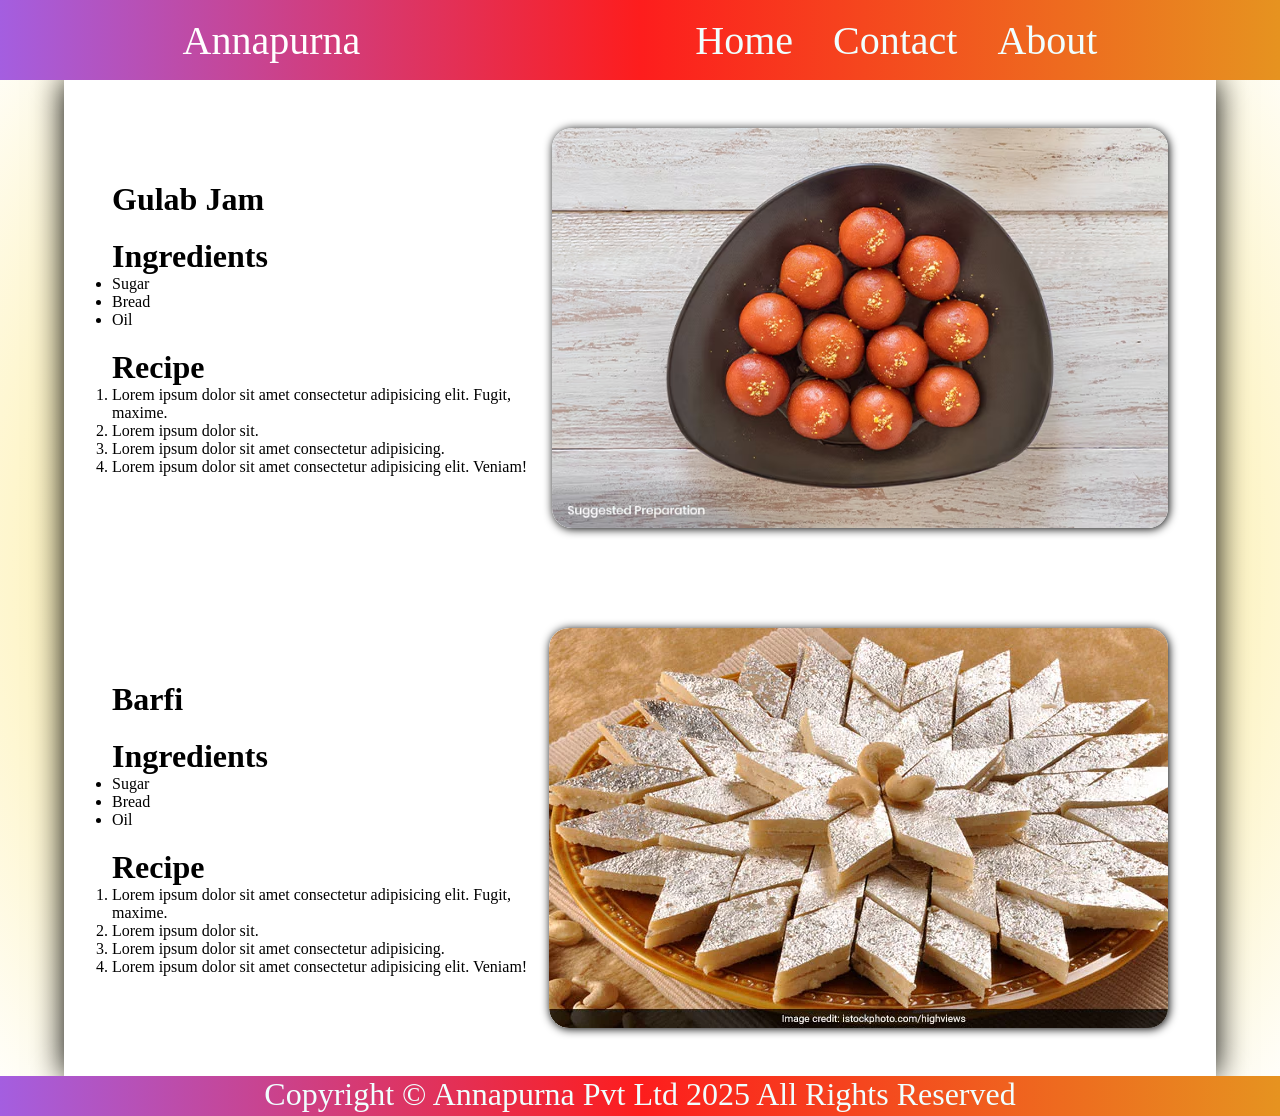
<file: Recipe Website (Basic)/index.html>
<!DOCTYPE html>
<html lang="en">
<head>
    <meta charset="UTF-8">
    <meta name="viewport" content="width=device-width, initial-scale=1.0">
    <title>Annapurna</title>
    <link rel="stylesheet" href="styles.css">
</head>
<body>

    <div class="container">

        <header>
           <div class="navContainer">
            <nav>
                <ul id="navlist">
                    <li>
                        <p id="navlogo">Annapurna</p>
                    </li>
                    <li>
                        <div id="navitems">
                            <a href="#">Home</a>
                            <a href="#">Contact</a>
                            <a href="#">About</a>
                        </div>
                    </li>
                </ul>
            </nav>
        </div>  
        </header>
       
        <main>
            <div class="contentBox">
                <!-- item1 ..............................................................-->
                <section>
                    <div class="item">
                    <div class="leftBox">
                        <div>
                        <h2>Gulab Jam</h2>
                        </div>
                        <div>
                        <h2>Ingredients</h2>
                        <ul class="ingBox">
                            <li>Sugar</li>
                            <li>Bread</li>
                            <li>Oil</li>
                        </ul>
                        </div>
                        <div>
                        <h2>Recipe</h2>
                        <ol class="recipeBox">
                            <li>Lorem ipsum dolor sit amet consectetur adipisicing elit. Fugit, maxime.</li>
                            <li>Lorem ipsum dolor sit.</li>
                            <li>Lorem ipsum dolor sit amet consectetur adipisicing.</li>
                            <li>Lorem ipsum dolor sit amet consectetur adipisicing elit. Veniam!</li>
                        </ol>
                        </div>
                    </div>
                    <div class="rightBox">
                        <img src="Gulab-Jam.avif"/>
                        <div class="overlay">
                            <span>Click here to Buy</span>
                        </div>
                    </div>
                    </div>
                </section>

                <!-- item 2 ............................................................-->
                 <section>
                    <div class="item">
                    <div class="leftBox">
                        <div>
                        <h2>Barfi</h2>
                        </div>
                        <div>
                        <h2>Ingredients</h2>
                        <ul>
                            <li>Sugar</li>
                            <li>Bread</li>
                            <li>Oil</li>
                        </ul>
                        </div>
                        <div>
                        <h2>Recipe</h2>
                        <ol>
                            <li>Lorem ipsum dolor sit amet consectetur adipisicing elit. Fugit, maxime.</li>
                            <li>Lorem ipsum dolor sit.</li>
                            <li>Lorem ipsum dolor sit amet consectetur adipisicing.</li>
                            <li>Lorem ipsum dolor sit amet consectetur adipisicing elit. Veniam!</li>
                        </ol>
                        </div>
                    </div>
                    <div class="rightBox">
                        <img src="Barfi.png" />
                    </div>
                    </div>
                </section>
            </div>
        </main>
        
        <footer>
            <div class="footerBox">
                <p>
                    Copyright © Annapurna Pvt Ltd 2025 All Rights Reserved
                </p>
            </div>
        </footer>
        
    
</body>
</html>
</file>
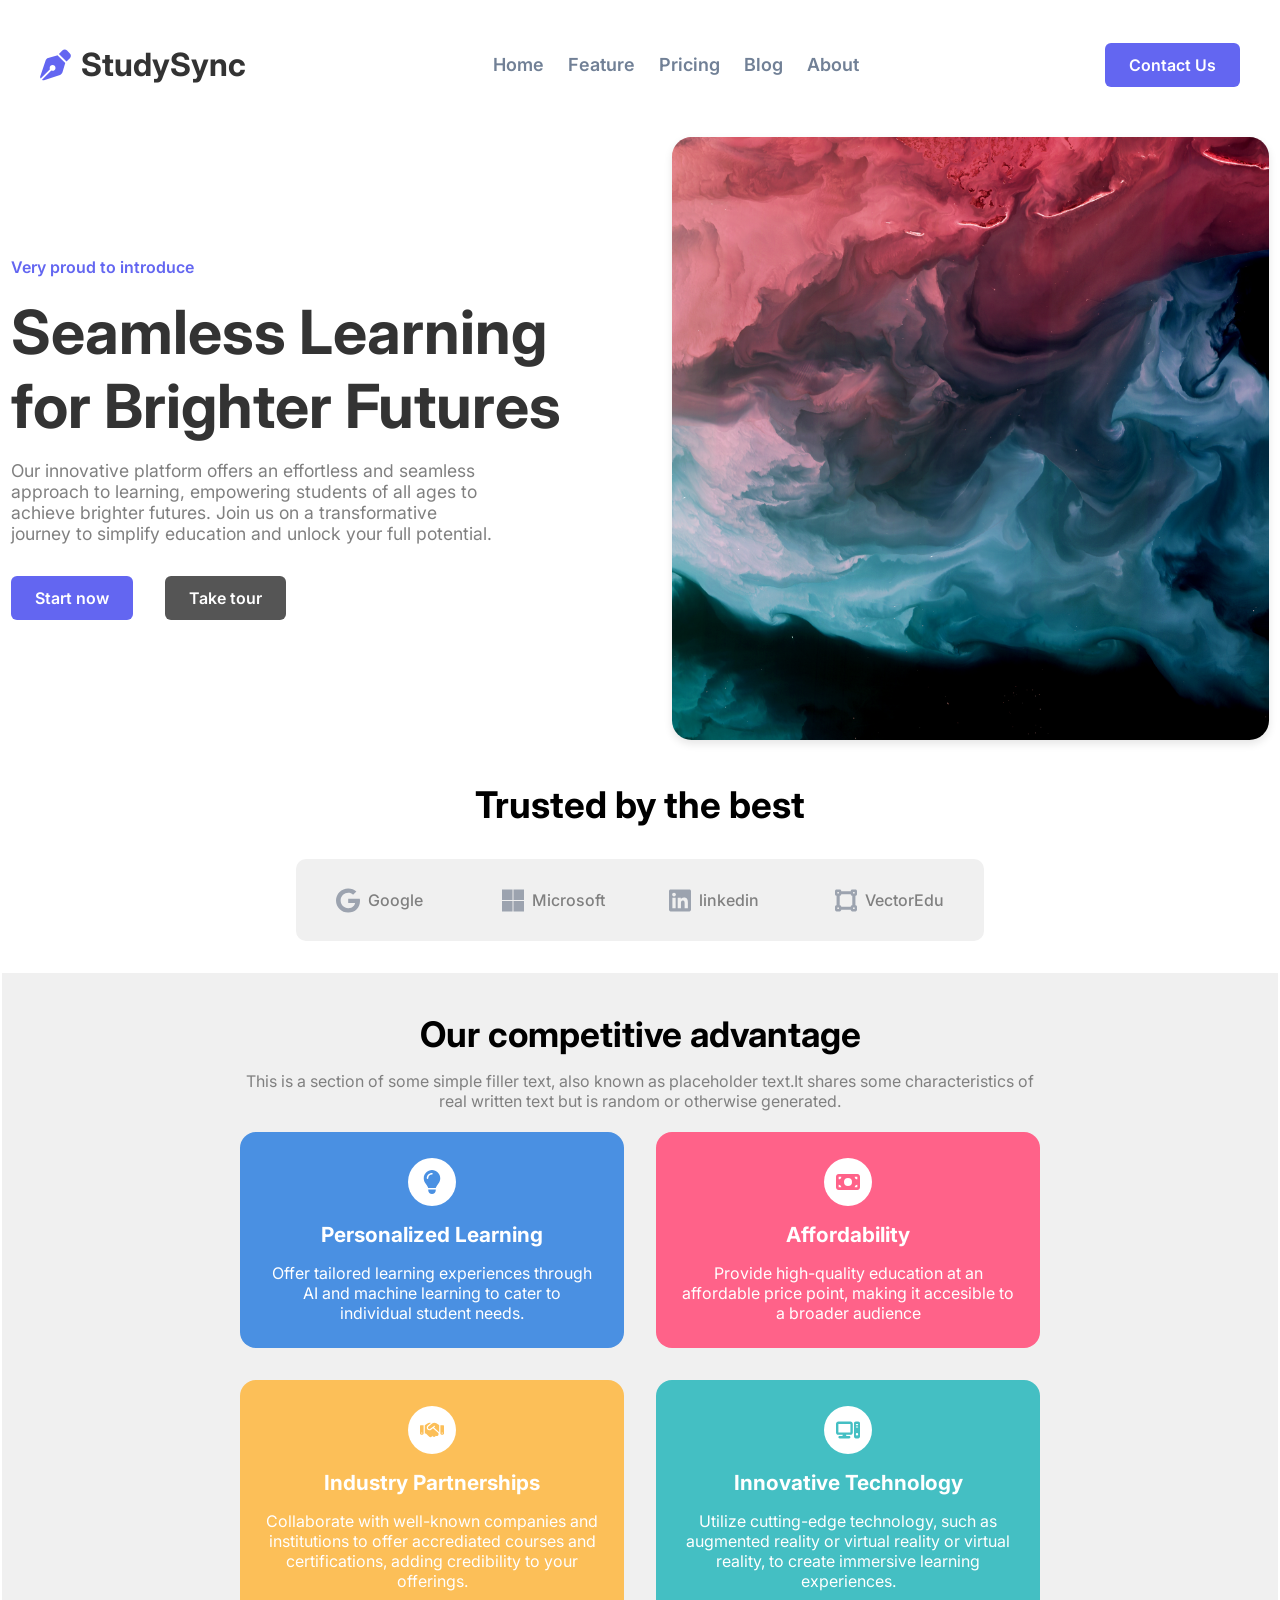
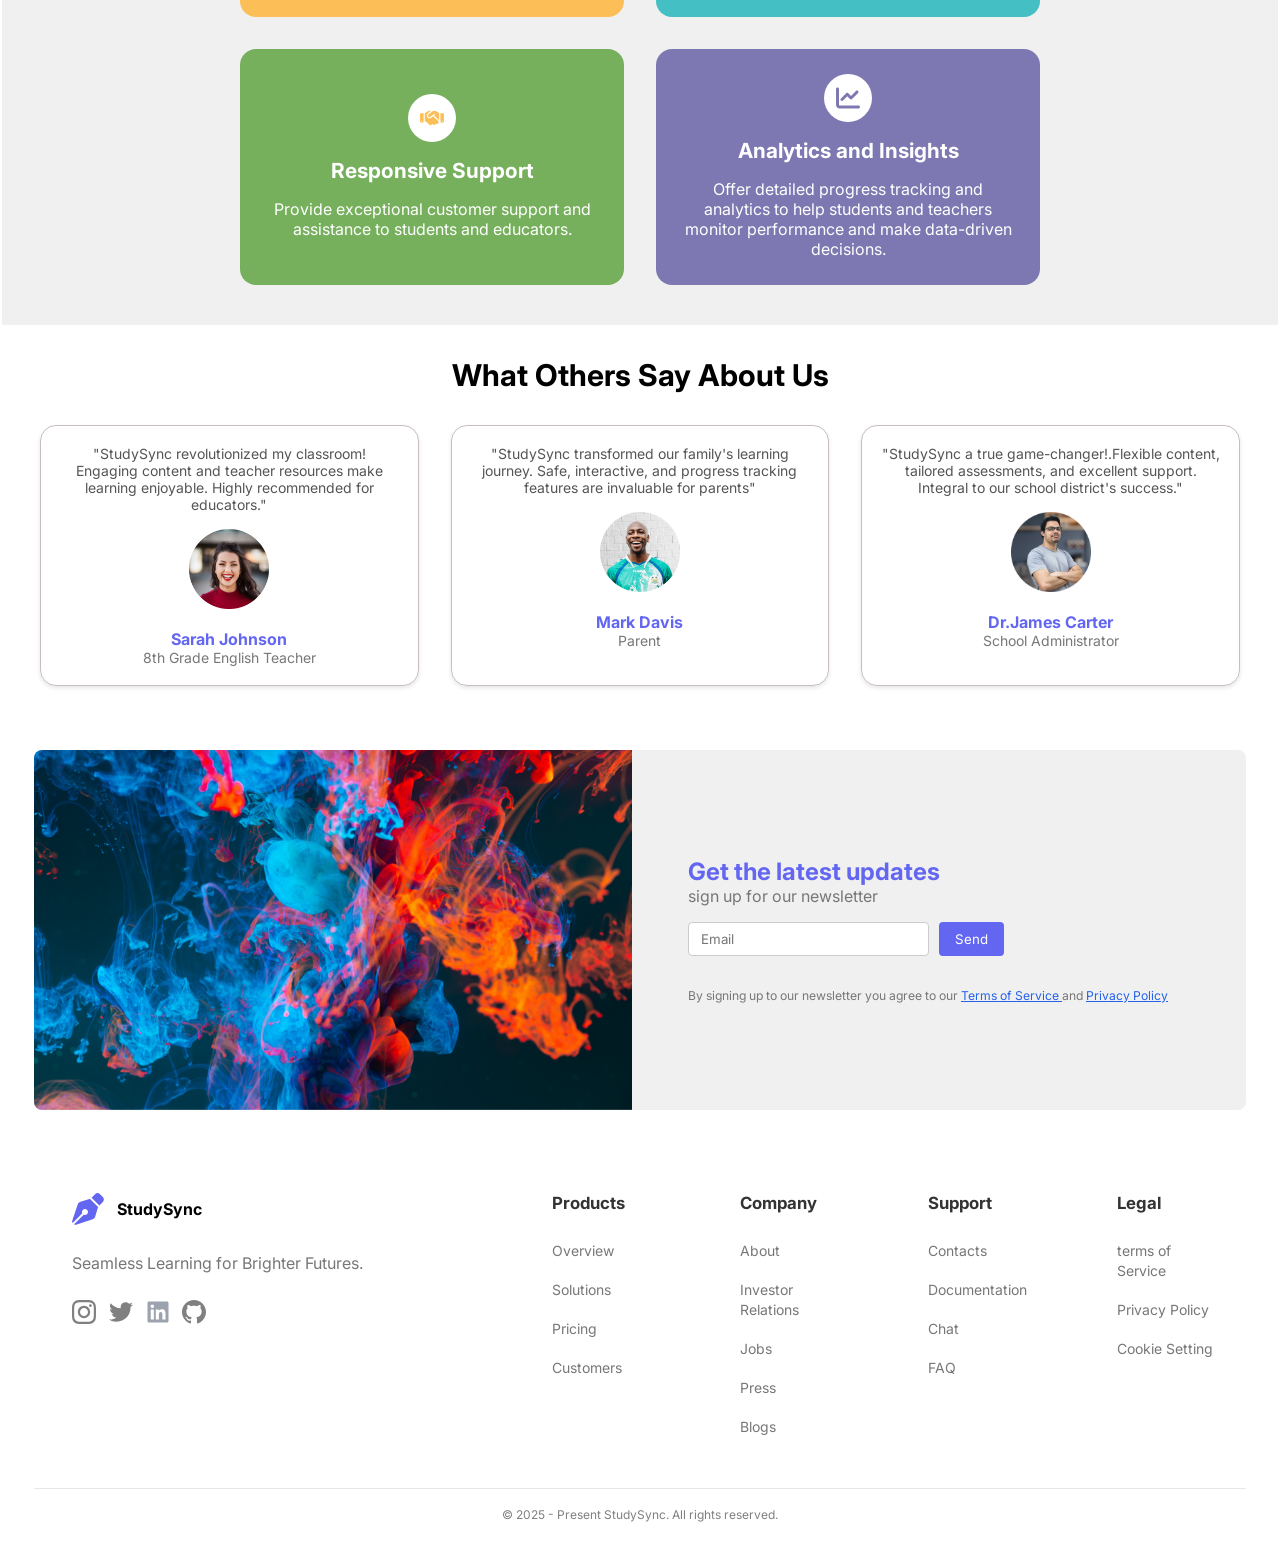
<file: StudySync Project (Intermediate)/index.html>
<!DOCTYPE html>
<html lang="en">
<head>
    <meta charset="UTF-8">
    <meta name="viewport" content="width=device-width, initial-scale=1.0">
    <title>StudySync</title>
    <link rel="stylesheet" href="styles.css">
</head>
<body>
    
    <div class="header">
        <header class="header-content">
            <a href="#logo" class="logo">
                <img src="StudySyn.svg" alt="logoImage" class="logo-icon">
                <span class="logo-text">StudySync</span>
            </a>

            <nav class="nav">
                <a href="#home" class="nav-link">Home</a>
                <a href="#feature" class="nav-link">Feature</a>
                <a href="#pricing" class="nav-link">Pricing</a>
                <a href="#blog" class="nav-link">Blog</a>
                <a href="#about" class="nav-link">About</a>
            </nav>

            <a href="#contact" class="contact-button">Contact Us</a>
        
            <button type="button" class="menu-button">
                <img src="Hamburger.svg" alt="menuButton" class="menu-icon">
            </button>
        </header>
        </div>

        <div class="content">
            <section class="main-section">

                <div class="content-left">
                    <p class="section-label">Very proud to introduce</p>
                    <h1 class="section-title"> Seamless Learning for Brighter Futures</h1>
                    <p class="section-description">Our innovative platform offers an effortless and seamless approach to learning, empowering students of all ages to achieve brighter futures. Join us on a transformative journey to simplify education and unlock your full potential.</p>
                    <div class="button-group">
                        <a href="#start now" class="start-button">Start now</a>
                        <a href="#take tour" class="tour-button">Take tour</a>
                    </div>

                </div>
                <div class="content-right">
                    <div class="image-container">
                        <img src="usgs-hoS3dzgpHzw-unsplash.jpg" alt="sectionImage" class="section-image">
                    </div>

                </div>

            </section>
        </div>

        <div class="company-container">
            <h2 class="company-title">Trusted by the best</h2>
            <div class="company-grid">
                <div class="company-logo">
                    <img src="Google.svg" class="svg-img">
                    <span class="logo-txt">Google</span>
                </div>
                <div class="company-logo">
                    <img src="Microsoft.svg" class="svg-img">
                    <span class="logo-txt">Microsoft</span>
                </div>
                <div class="company-logo">
                    <img src="linkedin.svg" class="svg-img">
                    <span class="logo-txt">linkedin</span>
                </div>
                <div class="company-logo">
                    <img src="VectorEdu.svg" class="svg-img">
                    <span class="logo-txt">VectorEdu</span>
                </div>

            </div>
        </div>

        <div class="feature-container">
            <div class="feature-content">
                <div class="main-info">
                <h2 class="main-title">
                    Our competitive advantage
                </h2>
                <p class="main-description">
                    This is a section of some simple filler text, also known as placeholder text.It shares some characteristics of real written text but is random or otherwise generated.
                </p>
                </div>
                <div class="feature-grid">
                    <!-- card 1 -->
                     <div class="feature-card">
                        <div class="icon-container">
                            <img src="PersonalizedLearn.svg" class="feature-svg">
                        </div>
                        <div class="feature-info">
                            <div class="feature-title">
                                Personalized Learning
                            </div>
                            <div class="feature-description">
                                Offer tailored learning experiences through AI and machine learning to cater to individual student needs.
                            </div>
                        </div>
                     </div>

                     <!-- card 2 -->
                     <div class="feature-card">
                        <div class="icon-container">
                            <img src="Affordability.svg" class="feature-svg">
                        </div>
                        <div class="feature-info">
                            <div class="feature-title">
                                Affordability
                            </div>
                            <div class="feature-description">
                                Provide high-quality education at an affordable price point, making it accesible to a broader audience
                            </div>
                        </div>
                     </div>

                      <!-- card 3 -->
                     <div class="feature-card">
                        <div class="icon-container">
                            <img src="IndustryPatner.svg" class="feature-svg">
                        </div>
                        <div class="feature-info">
                            <div class="feature-title">
                                Industry Partnerships
                            </div>
                            <div class="feature-description">
                                Collaborate with well-known companies and institutions to offer accrediated courses and certifications, adding credibility to your offerings.
                            </div>
                        </div>
                     </div>

                       <!-- card 4 -->
                     <div class="feature-card">
                        <div class="icon-container">
                            <img src="InnovativeTech.svg" class="feature-svg">
                        </div>
                        <div class="feature-info">
                            <div class="feature-title">
                                Innovative Technology
                            </div>
                            <div class="feature-description">
                                Utilize cutting-edge technology, such as augmented reality or virtual reality or virtual reality, to create immersive learning experiences.
                            </div>
                        </div>
                     </div>

                        <!-- card 5 -->
                     <div class="feature-card">
                        <div class="icon-container">
                            <img src="IndustryPatner.svg" class="feature-svg">
                        </div>
                        <div class="feature-info">
                            <div class="feature-title">
                                Responsive Support
                            </div>
                            <div class="feature-description">
                                Provide exceptional customer support and assistance to students and educators.
                            </div>
                        </div>
                     </div> 

                         <!-- card 6 -->
                     <div class="feature-card">
                        <div class="icon-container">
                            <img src="Analytics.svg" class="feature-svg">
                        </div>
                        <div class="feature-info">
                            <div class="feature-title">
                                Analytics and Insights
                            </div>
                            <div class="feature-description">
                                Offer detailed progress tracking and analytics to help students and teachers monitor performance and make data-driven decisions.
                            </div>
                        </div>
                     </div>
                </div>
            </div>
        </div>

        <div class="testimonial-container">
            <div class="testimonial-content">
                <h2 class="testimonial-title">
                    What Others Say About Us
                </h2>
                <div class="testimonial-grid">
                    <!-- card 1 -->
                    <div class="testimonial-card">
                        <div class="testimonial-text">
                            "StudySync revolutionized my classroom! Engaging content and teacher resources make learning enjoyable. Highly recommended for educators."
                        </div>
                        <div class="testimonial-avatar">
                            <img src="avatar1.png" alt="">
                        </div>
                        <div class="testimonial-details">
                            <h3 class="testimonial-name">
                                Sarah Johnson
                            </h3>
                            <p class="testimonial-desc">
                                8th Grade English Teacher
                            </p>
                        </div>
                    </div>
                    <!-- card 2 -->
                     <div class="testimonial-card">
                        <div class="testimonial-text">
                            "StudySync transformed our family's learning journey. Safe, interactive, and progress tracking features are invaluable for parents"
                        </div>
                        <div class="testimonial-avatar">
                            <img src="avatar2.png" alt="">
                        </div>
                        <div class="testimonial-details">
                            <h3 class="testimonial-name">
                                Mark Davis
                            </h3>
                             <p class="testimonial-desc">
                                Parent
                            </p>
                        </div>
                    </div>
                     <!-- card 3 -->
                      <div class="testimonial-card">
                        <div class="testimonial-text">
                            "StudySync a true game-changer!.Flexible content, tailored assessments, and excellent support. Integral to our school district's success."
                        </div>
                        <div class="testimonial-avatar">
                            <img src="avatar3.png" alt="">
                        </div>
                        <div class="testimonial-details">
                            <h3 class="testimonial-name">
                                Dr.James Carter
                            </h3>
                             <p class="testimonial-desc">
                               School Administrator
                            </p>
                        </div>
                    </div>

                </div>
            </div>
        </div>

        <div class="newsletter-container">
            <div class="newsletter-content">
                <!-- left part .....................................-->
                 <div class="news-left">
                    <img src="img.png" loading="lazy" alt="news-img">
                 </div>

                 <!-- right part ......................................-->
                  <div class="news-right">
                    <div class="news-info">
                        <h2 class="news-title">
                            Get the latest updates
                        </h2>
                        <p class="news-desc">
                            sign up for our newsletter
                        </p>
                    </div>

                    <form class="news-form">
                        <input class="news-email" placeholder="Email">
                        <button class="news-send-button">
                            Send
                        </button>
                    </form>

                    <div class="privacy-policy">
                        By signing up to our newsletter you agree to our
                        <a href="#Terms of Service" class="news-link">
                            Terms of Service 
                        </a>
                        and 
                        <a href="#Privacy Policy" class="news-link">
                            Privacy Policy
                        </a>
                    </div>
                  </div>
            </div>
        </div>

        <div class="footer-container">
            <footer class="footer">

                <div class="footer-top">

                    <div class="comp-logo">
                        <a class="logo-link" href="#">
                            <img class="logo-svg" src="StudySyn.svg">
                            StudySync
                        </a>
                    </div>
                        <p class="filler-text">
                            Seamless Learning for Brighter Futures.
                        </p>
                        <div class="social">
                            <a class="social-link" href="#">
                                <img src="instagram.svg" class="social-icon">
                            </a>
                            <a class="social-link" href="#">
                                <img src="twitter.svg" class="social-icon">
                            </a>
                            <a class="social-link" href="#">
                                <img src="linkedin.svg" class="social-icon">
                            </a>
                            <a class="social-link" href="#">
                                <img src="github.svg" class="social-icon">
                            </a>
                        </div>
                    </div>

                        <div class="footer-grid">
                            <!-- column 1 ........................................................-->
                            <div class="footer-grid-column">
                                <div class="footer-grid-heading">
                                    Products
                                </div>
                                <ul class="footer-links-list">
                                
                                    <li>
                                        <a href="#overview" class="footer-link">Overview</a>
                                    </li>
                                    <li>
                                        <a href="#solutions" class="footer-link">Solutions</a>
                                    </li>
                                    <li>
                                        <a href="#pricing" class="footer-link">Pricing</a>
                                    </li>
                                    <li>
                                        <a href="#customers" class="footer-link">Customers</a>
                                    </li>
                                </ul>
                            </div>
                                    <!-- column 2 ............................................................-->
                                    <div class="footer-grid-column">
                                <div class="footer-grid-heading">
                                    Company
                                </div>
                                <ul class="footer-links-list">
                                
                                    <li>
                                        <a href="#overview" class="footer-link">About</a>
                                    </li>
                                    <li>
                                        <a href="#investor relations" class="footer-link">Investor Relations</a>
                                    </li>
                                    <li>
                                        <a href="#jobs" class="footer-link">Jobs</a>
                                    </li>
                                    <li>
                                        <a href="#press" class="footer-link">Press</a>
                                    </li>
                                    <li>
                                        <a href="#blogs" class="footer-link">Blogs</a>
                                    </li>
                                </ul>
                            </div>
                                     <!-- column 3 ...........................................................-->
                                      <div class="footer-grid-column">
                                <div class="footer-grid-heading">
                                    Support
                                </div>
                                <ul class="footer-links-list">
                                
                                    <li>
                                        <a href="#overview" class="footer-link">Contacts</a>
                                    </li>
                                    <li>
                                        <a href="#documentation" class="footer-link">Documentation</a>
                                    </li>
                                    <li>
                                        <a href="#chat" class="footer-link">Chat</a>
                                    </li>
                                    <li>
                                        <a href="#faq" class="footer-link">FAQ</a>
                                    </li>
                                </ul>
                            </div>
                                      <!-- column 4 .........................................................-->
                                       <div class="footer-grid-column">
                                <div class="footer-grid-heading">
                                    Legal
                                </div>
                                <ul class="footer-links-list">
                                
                                    <li>
                                        <a href="#term of service" class="footer-link">terms of Service</a>
                                    </li>
                                    <li>
                                        <a href="#privacy policy" class="footer-link">Privacy Policy</a>
                                    </li>
                                    <li>
                                        <a href="#cookie setting" class="footer-link">Cookie Setting</a>
                                    </li>
                                </ul>
                            </div>

                                </div>
                </footer>
                <div class="footer-copyright">
                    © 2025 - Present StudySync. All rights reserved.
            </div>
        </div>
        
</body>
</html>
</file>
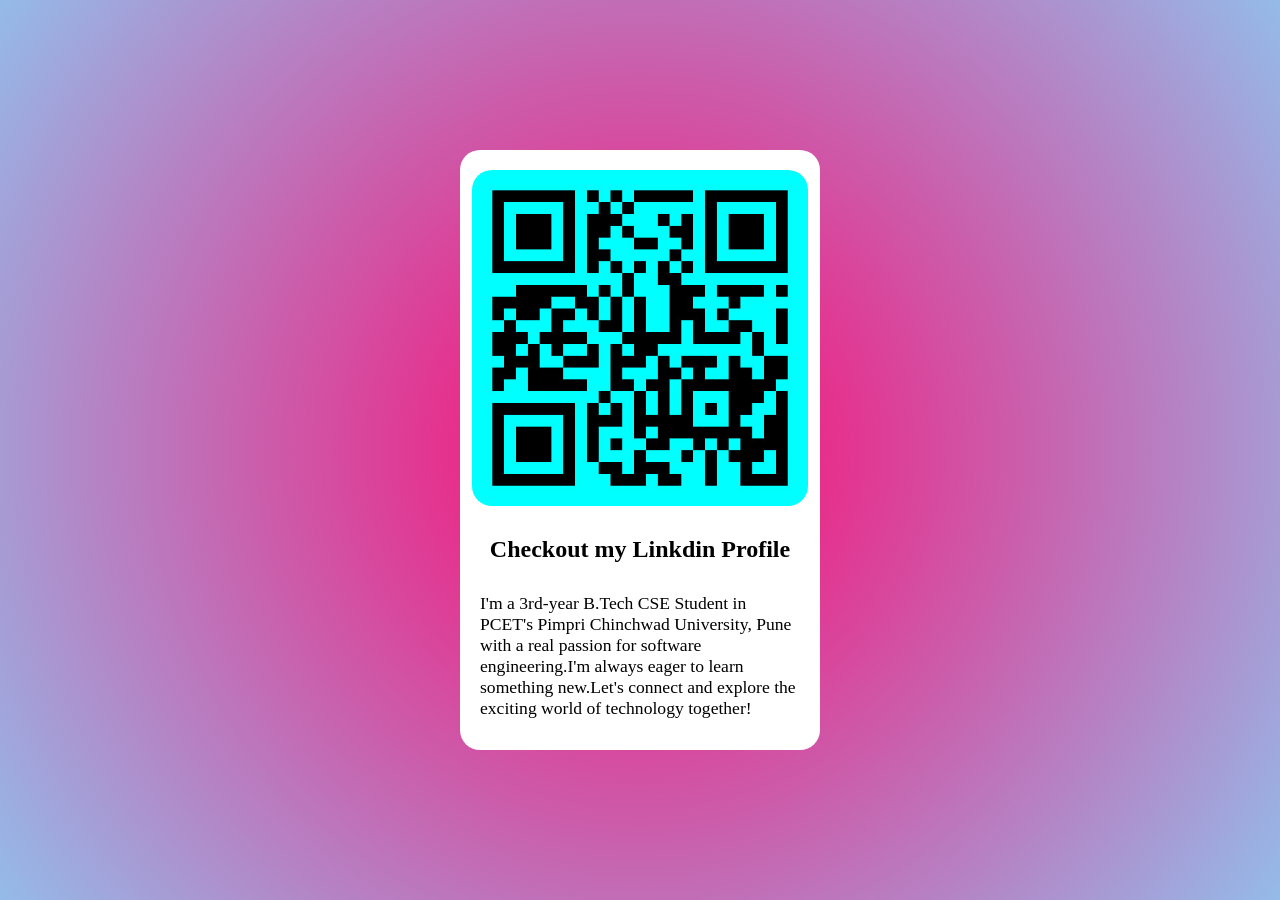
<file: Cards Website Project (Basic)/card1(QR).html>
<!DOCTYPE html>
<html lang="en">
<head>
    <meta charset="UTF-8">
    <meta name="viewport" content="width=device-width, initial-scale=1.0">
    <title>Cards</title>
    <style>
        *{
            margin: 0;
            padding: 0;
            box-sizing: border-box;
        }
        .container{
            width: 100vw;
            height: 100vh;
            /* min-height: 760px; */
            background: #ff0571;
            background: radial-gradient(circle, rgba(255, 5, 113, 1) 0%, rgba(148, 187, 233, 1) 100%);
            display: flex;
            align-items: center;
            justify-content: center;

        }
        .card{
            width: 360px;
            height: 600px;
            background-color: white;
            border-radius: 20px;
            display: flex;
            flex-direction: column;
            align-items: center;
            gap: 30px;
            padding: 20px;
        }
        .card img{
            height: 60%;
            border-radius: 20px;
        }
        .card h2{
            font-weight: bold;
            font-size: 1.5rem;
        }
        .card p{
            font-size: 1.1rem;
        }
    </style>
</head>
<body>

    <div class="container">
        <div class="card">
            <img src="Qr linkdin.jpeg"/>
            <h2>Checkout my Linkdin Profile</h2>
            <p> I'm a 3rd-year B.Tech CSE Student in PCET's Pimpri Chinchwad University, Pune with a real passion for software engineering.I'm always eager to learn something new.Let's connect and explore the exciting world of technology together! </p>
        </div>
    </div>
    
</body>
</html>
</file>
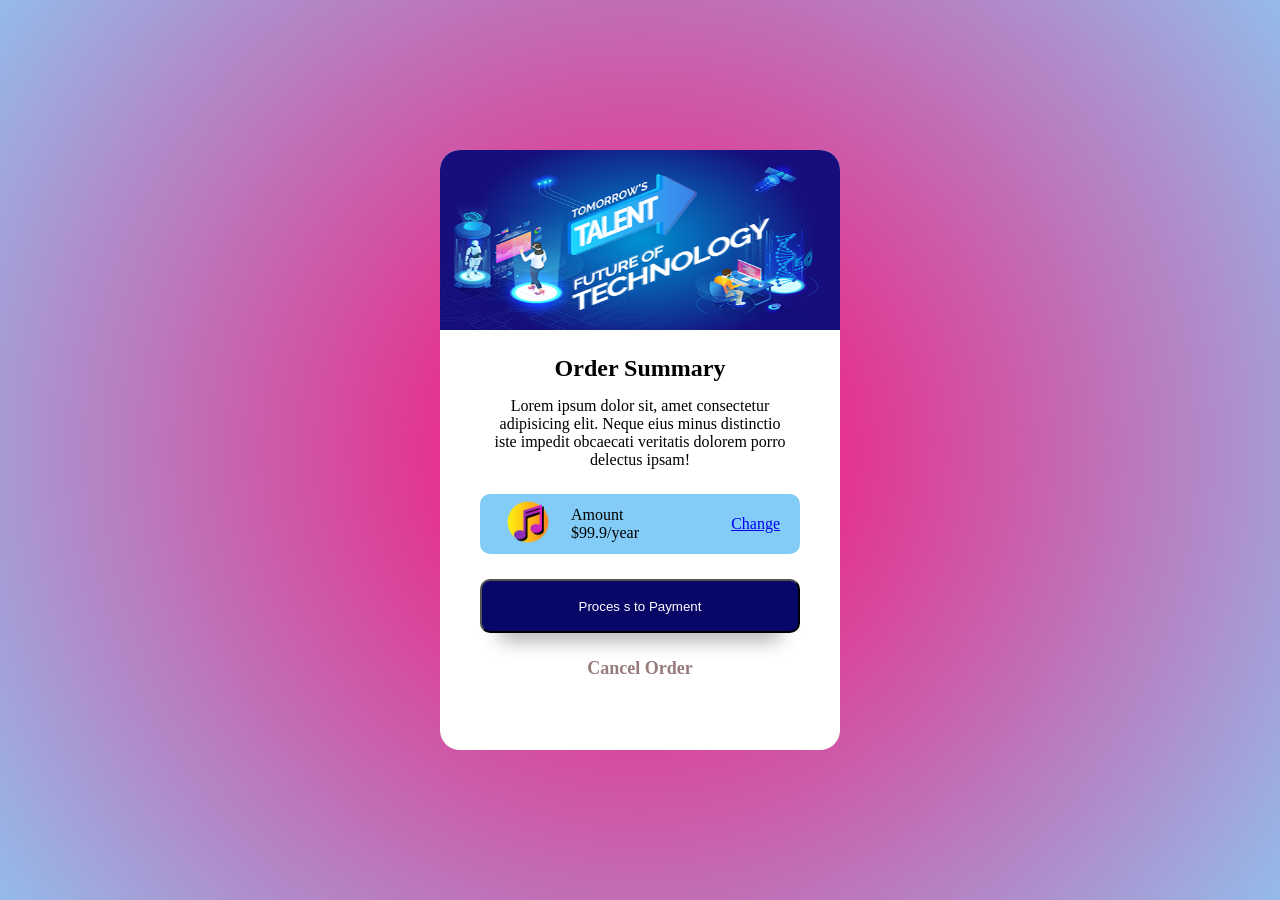
<file: Cards Website Project (Basic)/card2.html>
<!DOCTYPE html>
<html lang="en">
<head>
    <meta charset="UTF-8">
    <meta name="viewport" content="width=device-width, initial-scale=1.0">
    <title>Second card</title>
    <style>
         *{
            margin: 0;
            padding: 0;
            box-sizing: border-box;
        }
        .container{
            width: 100vw;
            height: 100vh;
            /* min-height: 760px; */
            background: #ff0571;
            background: radial-gradient(circle, rgba(255, 5, 113, 1) 0%, rgba(148, 187, 233, 1) 100%);
            display: flex;
            align-items: center;
            justify-content: center;

        }
        .card{
            width: 400px;
            height: 600px;
            background-color: white;
            border-radius: 20px;
            display: flex;
            flex-direction: column;
            align-items: center;
            gap: 25px;
        }
        .card img{
            width: 100%;
            height: 30%;
            border-top-left-radius: 20px;
            border-top-right-radius: 20px;
        }
        .textBox{
            display: flex;
            flex-direction: column;
            align-items: center;
            gap: 15px;
            width: 75%;
            text-align: center;
        }
        #amountBox{
            width: 80%;
            height: 10%;
           background-color: rgb(130, 204, 247);
           border-radius: 10px;
           display: flex;
           justify-content: space-between;
           align-items: center;
           padding-right: 20px;
           padding-left: 20px;
        }
        #leftBox{
            /* width: fit-content; */
            height: 100%;
            display: flex;
            gap: 15px;
            align-items: center;
        }
        .imgBox img{
            height: 3.5rem;
            width: 3.5rem;
        }
        /* .rightBox{

        } */
        #paymentButton{
            width: 80%;
            height: 9%;
            background-color: rgb(7, 7, 104);
            color: white;
            border-radius: 10px;
            box-shadow: rgba(0, 0, 0, 0.45) 0px 25px 20px -20px;
        }
        .cancelBox a{
            text-decoration: none;
            color: rgba(99, 54, 54, 0.658) ;
            font-weight: bold;
            font-size: large;
        }
    </style>
</head>
<body>

    <div class="container">
        <div class="card">
            <img src="Tech-futur.png"/>

            <div class="textBox">
                <h2>
                Order Summary
            </h2>
            <p>
                Lorem ipsum dolor sit, amet consectetur adipisicing elit. Neque eius minus distinctio iste impedit obcaecati veritatis dolorem porro delectus ipsam!
            </p>
            </div>

            <div id="amountBox">
                <div id="leftBox">
                    <div class="imgBox">
                        <img src="Music_logo.png"/>
                    </div>
                    <div class="textAmountBox">
                        <p>
                            Amount
                        </p>
                        <p>$99.9/year</p>
                    </div>
                </div>

                <div class="rightBox">
                    <a href="#">Change</a>
                </div>

            </div>
            
            <button id="paymentButton">
                Proces  s to Payment
            </button>

            <div class="cancelBox">
                <a href="#">Cancel Order</a>
            </div>
        </div>
    </div>
    
</body>
</html>
</file>
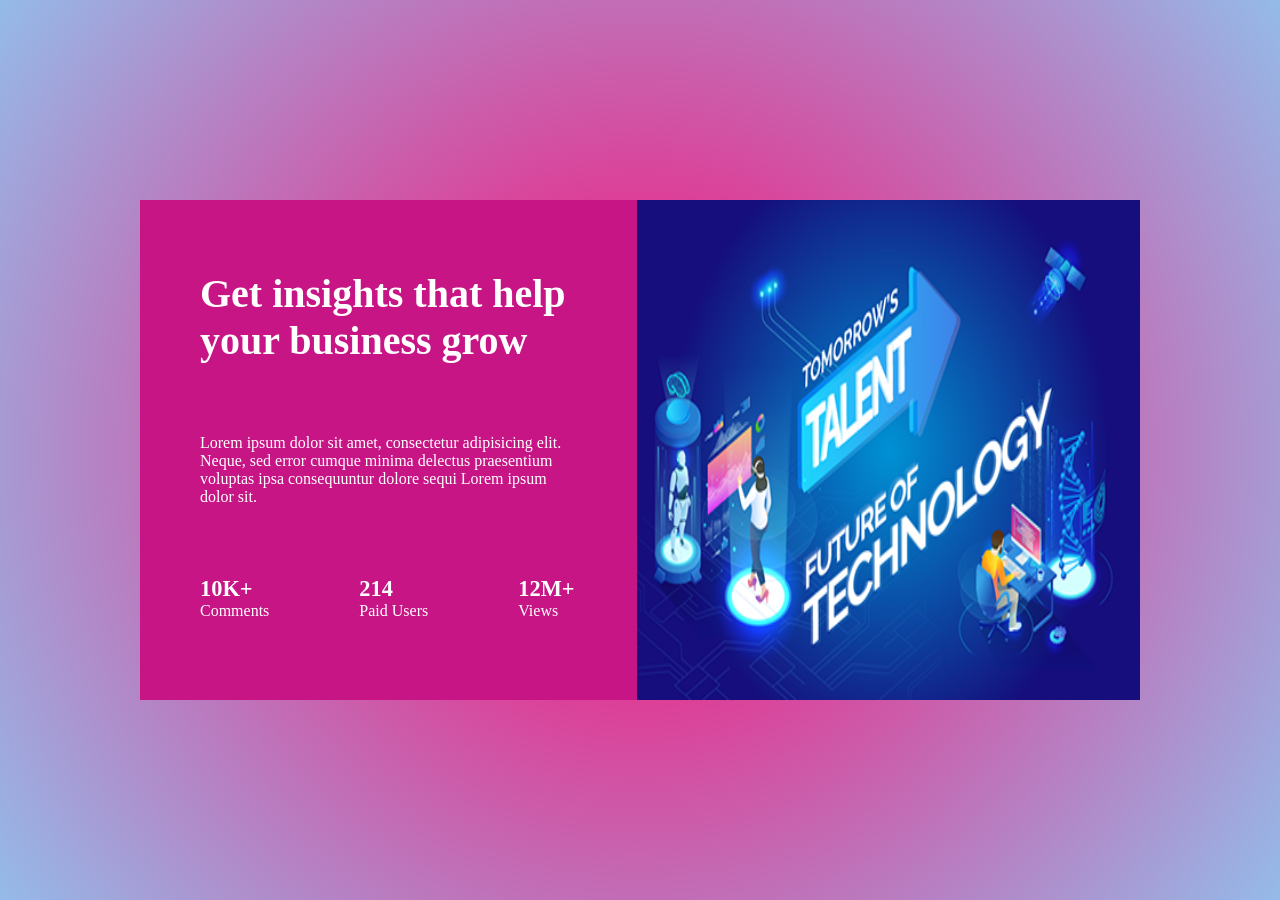
<file: Cards Website Project (Basic)/card4.html>
<!DOCTYPE html>
<html lang="en">
<head>
    <meta charset="UTF-8">
    <meta name="viewport" content="width=device-width, initial-scale=1.0">
    <title>Hw Card</title>
    <style>
        *{
            margin: 0;
            padding: 0;
            box-sizing: border-box;
        }
        .container{
            width: 100vw;
            height: 100vh;
            background: #ff0571;
            background: radial-gradient(circle, rgba(255, 5, 113, 1) 0%, rgba(148, 187, 233, 1) 100%);
            display: flex;
            align-items: center;
            justify-content: center;
            

        }
         .card{
            width: 1000px;
            height: 500px;
            background-color: white;
            display: flex;
            flex-direction: row;
            position: relative;
            overflow: hidden;
            
        }

        .leftBox{
            height: 100%;
            width: 70%;
            background-color: mediumvioletred;
            color: white;
            padding-left: 60px;
            padding-right: 60px;
            padding-top: 70px;
            display: flex;
            flex-direction: column;
            gap: 70px;
            
        }
        .leftBox h2{
            text-align:left;
            font-weight: bold;
            font-size: 2.5rem;
            
        }
        .statBox{
            display: flex;
            flex-direction: row;
            gap: 90px;
        }
        #b1{
            font-weight: bold;
            font-size: 1.4rem;

        }

        .rightBox img{
            height: 100%;
            width: 100%;
            
        }
    </style>
</head>
<body>
    <div class="container">
        <div class="card">
            <div class="leftBox">
                <h2>Get insights that help your business grow</h2>
                <p>Lorem ipsum dolor sit amet, consectetur adipisicing elit. Neque, sed error cumque minima delectus praesentium voluptas ipsa consequuntur dolore sequi Lorem ipsum dolor sit.
                </p>
                <div class="statBox">
                    <div id="box1">
                        <p id="b1">10K+</p>
                        <p id="b2">Comments</p>
                    </div>
                    <div id="box2">
                        <p id="b1">214</p>
                        <p id="b2">Paid Users</p>
                    </div>
                    <div id="box3">
                        <p id="b1">12M+</p>
                        <p id="b2">Views</p>
                    </div>
                </div>
                </div>
           
            <div class="rightBox">
                <img src="Tech-futur.png"/>
            </div>
        </div>
    </div>
    
</body>
</html>
</file>
<file: Recipe Website (Basic)/styles.css>
/* Header ................................................................................................................................*/
*{
    margin: 0;
    padding: 0;
    box-sizing: border-box;
}

.container{
    height: 100%;
    width: 100%;
    overflow-x: none;
      background: #fbdc3f;
    background: radial-gradient(circle, rgba(251, 220, 63, 1) 0%, rgba(255, 255, 255, 1) 100%);
    
}

.navContainer{
    width: 100vw;
    /* background-color: rgb(182, 182, 206); */
    /* Taken a a gradient from a gradient website ........................*/
    background: #a45ee0;
    background: linear-gradient(90deg, rgba(164, 94, 224, 1) 0%, rgba(253, 29, 29, 1) 50%, rgba(230, 147, 32, 1) 100%);
    min-height: 80px;
    display: flex;
    justify-content: center;
    align-items: center;
    position: relative;
}

nav{
    width: 100%;
    /* overflow-x: none;
    padding-right: 2rem; */
}

#navlist{
    width: 100%;
    padding: 15px;
    /* margin-left: 15px;
    margin-right: 15px; */
    list-style: none;
    font-size: 2.5rem;
    display: flex;
    justify-content: space-around;
    align-items: center;
}

#navlogo{
    font-size: 2.5rem;
    color: white;
}

a{
    text-decoration: none; /*removing underline from anchor tag text eg:home,contact,about*/
    color: azure;
}

#navitems{
    display: flex;
    gap: 40px;
}

/* Footer ..............................................................................................................................*/
.footerBox{
     background-color: #a45ee0;
    background-image: linear-gradient(90deg, rgba(164, 94, 224, 1) 0%, rgba(253, 29, 29, 1) 50%, rgba(230, 147, 32, 1) 100%);
    width: 100%;
    text-align: center;
    min-height: 40px;
}

.footerBox p {
    color: azure;
    font-size: 2rem;
}

/* Body ...................................................................................................................................*/
.contentBox{
    width: 90%;
    margin: auto;
    /* border: 1px solid black; */
    background-color: white;
    display: flex;
    flex-direction: column;
    gap: 100px;
    padding: 3rem;
    box-shadow: 0px 0px 30px black;
}

.item{
    display: flex;
    justify-content: space-around;
    align-items: center;
}

.rightBox{
    position: relative;
    overflow: hidden;
    transition: all 0.3s linear 0s;
    box-shadow: 1px 1px 10px black;
    border-radius: 20px;
}
.rightBox img{
    height: 400px;
    border-radius: 20px;
    transition: all 0.6s linear 0s;
    display: block; /* HW to remove the white space below the image.............................................................................................................*/
}

.rightBox:hover{
    transform: scale(1.1);
}

.leftBox{
    display: flex;
    flex-direction: column;
    gap: 20px;

}

.leftBox h2 {
    font-size: 2rem;
}

ingBox{
    font-size: 1.3rem;
}

.recipeBox{
    font-size: 1rem;
}

.rightBox .overlay {
    position: absolute;
    top: 0;
    left: 0;
    height: 100%;
    width: 100%;
    background-color: rgba(95, 94, 94, 0.678);
    border-radius: 20px;
    display: flex;
    align-items: center;
    justify-content: center;
    opacity: 0;
    transition: all 0.3s linear 0s;
}

.rightBox:hover .overlay{
    opacity: 1;
    
}

.rightBox .overlay span{
    color: white;
    font-size: 1.2rem;
}
</file>
<file: StudySync Project (Intermediate)/styles.css>
@import url('https://fonts.googleapis.com/css2?family=Inter:ital,opsz,wght@0,14..32,100..900;1,14..32,100..900&display=swap');


:root {
    --primary-color: #6366F1;
    --accent-color: #3f83f8;
    --text-color: #333333;
    --link-color: #2563eb;
    --background-color: #ffffff;
    --light-gray: #f0f0f0;
    --gray: #808080;
    --dark-gray: #555;
}

* {
    margin: 0;
    padding: 0;
    font-family: 'Inter', sans-serif;
    text-decoration: none;
}

body{
    height: 100vh;
    text-align: center;
    background-color: var(--background-color);
    padding: 0.1rem;
}

/* .header{
    border: 1px solid black;
} */

.header-content{
    max-width: 1200px;
    margin: 0 auto;
    display: flex;
    justify-content: space-between;
    align-items: center;
    padding: 1rem;
}

.logo{
    display: flex;
    align-items: center;
    font-size: 2rem;
    font-weight: bold;
    color: var(--text-color);
    text-decoration: none;
    gap: 0.625rem;

}

.logo-icon{
    height: 5.875rem;
    width: 1.938rem;
}

.logo-text{
    font-size: 2rem;
    font-weight: bold;
}

.nav{
    display: none;
    gap: 1.5rem;
}

@media screen and (min-width:768px){
    .nav{
        display: flex;
    }
}

.nav-link{
    color: #718096;
    font-size: 1.125rem;
    font-weight: 600;
    transform: color 0.1s;
}

.nav-link:hover{
    color: var(--link-color);
}

.contact-button{
    display: none;
    border: none;
    border-radius: 0.375rem;
    background-color: var(--primary-color);
    color: var(--background-color);
    transform: all 0.1s;
    padding: 0.75rem 1.5rem;
    font-size: 1rem;
    font-weight: 600;
}

@media screen and (min-width:768px){
    .contact-button{
        display: block;
    }
}

.contact-button:hover{
    background-color: #5254f8;
}

/* HW ..................................................*/
/* .contact-button:focus{
    background-color: red;
} */

/* .contact-button:active{
    box-shadow: 2px 2px 5px #807670;
} */

.menu-button{
    display: none;
    border: none;
    border-radius: 0.375rem;
    background-color: var(--background-color);
    font-size: 1rem;
    padding: 0.5rem 0.9rem;
    font-weight: 600;
}

@media screen and (max-width:768px){
    .menu-button{
        display: block;
    }
} 

.menu-icon{
    height: 1.5rem;
    width: 1.5rem;
}

/* Part 2 ......................................................*/
.main-section{
    max-width: 1280px;
    display: flex;
    flex-direction: column;
    gap: 2rem;
    padding: 0.6rem;
    align-items: center;
    margin: 0 auto;
}

.content-left{
    text-align: center;
    animation: slideFromLeft 1s ease forwards;
    opacity: 0;
}

@keyframes slideFromLeft {
    0%{
        opacity: 0;
        transform: translateX(-100%);
    }
    100%{
        opacity: 1;
        transform: translateX(0);
    }
}

.section-label{
    font-size: 1.15rem;
    font-weight: 600;
    color: var(--primary-color);
}

.section-title{
    font-size: 2.3rem;
    padding: 1.1rem;
    color: var(--text-color);
}

.section-description{
    color: var(--gray);
    font-size: 1.145rem;
}

.button-group{
    display: flex;
    gap: 2rem;
    padding: 1rem;
    margin-top: 1rem;
    align-items: center;
    justify-content: center;
}

.start-button,
.tour-button{
    margin-top: 1rem;
    border: none;
    border-radius: 0.375rem;
    background-color: var(--primary-color);
    color: var(--background-color);
    transform: all 0.1s;
    padding: 0.75rem 1.5rem;
    font-size: 1rem;
    font-weight: 600;
}

.tour-button{
    background-color: var(--dark-gray);
}

.start-button:hover{
    background-color: #5254f8;
}

.tour-button:hover{
    background-color:var(--gray);
}

.content-right{
    display: flex;
    align-items: center;
    justify-content: center;
}

.image-container{
    border: none;
    border-radius: 1.225rem;
    overflow: hidden;
    box-shadow: 0px 4px 8px rgba(0,0,0,0.1);
    height: 50vh;
}

.section-image{
    height: 100%;
    width: 100%;
}

@media screen and (min-width:768px){
    .main-section
    {
        flex-direction: row;
    }
    .content-left{
        max-width: 50%;
        text-align: left;
    }
    .section-title{
        padding-left:0 ;
        font-size: 3.8rem;
    }
    .button-group{
        justify-content: start;
        padding: 0;
    }
    .section-label{
        font-size: 1rem;
    }
    .image-container{
        height: 67vh;
    }
    .section-description{
        font-size: 1.1rem;
        color: var(--gray);
        width: 78%;
    }
}

.company-container{
    display: flex;
    flex-direction: column;
    justify-content: center;
    align-items: center;
    margin-top: 2rem;
    animation: slideFromLeft 1s ease forwards;
}

.company-grid{
    display: grid;
    grid-template-columns: repeat(2,1fr);
    gap: 3.6rem;
    padding: 1rem;
    background-color: var(--light-gray);
    border: none;
    border-radius: 0.625rem;
    margin-top: 2rem;
    margin-bottom: 2rem;
    padding: 1.8rem 2.5rem;
}

.company-logo{
    font-size: 1rem;
    font-weight: 500;
    color: var(--gray);
    display: flex;
    gap: 0.5rem;
}

.svg-img{
    height: 1.56rem;
}

.logo-txt{
    font-size: 1rem;
    align-self: center;
}

@media screen and (min-width:640px){
    .company-grid{
        grid-template-columns: repeat(4,1fr);
    }
    .company-title{
        font-size: 2.3rem;
        font-weight: bold;
    }
}

/* part 3 ....................................................................*/
.feature-container{
    background-color: var(--light-gray);
    padding: 2.5rem 0;
    text-align: center;
}

.feature-content{
    max-width: 800px;
    margin: 0 auto;
    padding: 0 2rem;
}

.main-info{
    display: flex;
    flex-direction: column;
    gap: 1rem;
}

.main-title{
    font-size: 2.2rem;
    font-weight: bold;
}

.main-description{
    color: var(--gray);
    font-size: 1rem;
}

.feature-grid{
    display: grid;
    grid-template-columns: repeat(2,1fr);
    grid-gap: 2rem;
    margin-top: 1.3rem;
}

.feature-card{
    display: flex;
    flex-direction: column;
    justify-content: center;
    align-items: center;
    background-color: rgb(157, 157, 211);
    padding: 1.6rem;
    border-radius: 1rem;
    gap: 1rem;
}

.feature-info{
    display: flex;
    flex-direction: column;
    gap: 1rem;
}

.icon-container{
    background-color: var(--background-color);
    height: 3rem;
    width: 3rem;
    border-radius: 50%;
    display: flex;
    justify-content: center;
    align-items: center;
}

.feature-svg{
    width: 1.5rem;
    height: 1.5rem;
}

.feature-title{
    color: white;
    font-weight: bold;
    font-size: 1.3rem;
}

.feature-description{
    color: white;
}

/* If you gave same class name for every card then to edit a single card we use nth child() */
.feature-card:nth-child(1){
    background-color: #4a90e2;
}
.feature-card:nth-child(2){
    background-color: #FF6289;
}
.feature-card:nth-child(3){
    background-color: #fcbf58;
}
.feature-card:nth-child(4){
    background-color: #44bfc3;
}
.feature-card:nth-child(5){
    background-color: #77b05d;
}
.feature-card:nth-child(6){
    background-color: #7d78b1;
}

@media screen and (max-width:768px){
    .feature-grid{
        grid-template-columns: repeat(1,1fr);
    }
}

/* part 4 ........................................................................*/
.testimonial-container{
    background-color: var(--background-color);
    padding: 2rem;
    margin: 0 auto;
    max-width: 1200px;
}
.testimonial-content{
    display: flex;
    flex-direction: column;
    gap: 2rem;
}
.testimonial-title{
    font-size: 1.875rem;
    font-weight: bold;
}
.testimonial-grid{
    display: grid;
    grid-template-columns: repeat(auto-fill, minmax(300px, 1fr));
    grid-gap: 2rem;
}
.testimonial-card{
    display: flex;
    flex-direction: column;
    border: 1px solid rgb(199, 190, 190);
    border-radius: 1rem;
    box-shadow: 0 2px 4px rgba(0,0,0,0.1);
    padding: 1.2rem;
    gap: 1rem;
    transition: transform 0.3s ease, box-shadow 0.3s ease;
}
.testimonial-card:hover{
    transform: scale(1.05);
    box-shadow: 0 4px 8px rgba(0,0,0,0.2);
    border: 1px solid blue;
}
.testimonial-avatar img{
    height: 5rem;
    width: 5rem;
}
.testimonial-text{
    color: #555;
    font-size: 0.875rem;
}
.testimonial-name{
    color: var(--primary-color);
    font-size: 1rem;
}
.testimonial-desc{
    font-size: 0.875rem;
    color: #777;
}

/* part 5 .................................................................*/
.newsletter-container{
    background-color: var(--background-color);

    max-width: 1280px;
    height: 40vh;
    margin: 0 auto;
    
}
.newsletter-content{
    display: flex;
    flex-direction: row;
    background-color: var(--light-gray);
    height: 100%;
    border-radius: 8px;
    overflow: hidden;
}
.news-left{
    height: 100%;
    width: 50%;
    display: none;
    position: relative;
}
.news-left img{
    position: absolute;
    inset: 0;
    width: 100%;
    height: 100%;
    object-fit: cover;
    object-position: center;   
}
.news-right{
    display: flex;
    flex-direction: column;
    gap: 1rem;
    padding: 0.5rem;
    justify-content: center;
    align-items: flex-start;
    width: 98%;
}
@media screen and (min-width: 640px){
    .news-left{
        display: block;
        width: 50%;
    }
    .news-right{
        width: 50%;
    }
    .newsletter-container{
        padding: 2rem;
    }
    .news-title{
        font-size: 2.5rem;
    }
}
    

.news-info{
    padding:0 3rem;
}
.news-title{
    font-size: 1.5rem;
    font-weight: bold;
    color: var(--primary-color);
}
.news-desc{
    text-align: left;
    color: #777;
}
.news-form{
    padding: 0 3rem;
    display: flex;
    flex-wrap: wrap;
    margin-bottom: 1rem;
    gap: 0.6rem;
}
.news-email{
    background-color: var(--background-color);
    /* width: 100%; */
    color: #333;
    outline: none;
    border: 1px solid #ccc;
    border-radius: 4px;
    padding: 0.5rem 0.75rem;
}
.news-email:focus{
    border-color: #2563eb;
    box-shadow: 0 4px 8px rgba(0,0,0,0.3);
}
.news-send-button{
    background-color: var(--primary-color);
    color: var(--background-color);
    border: none;
    border-radius: 0.25rem;
    padding: 0.5rem 1rem    ;
}
.news-send-button:hover{
    background-color: var(--link-color);
}
.privacy-policy{
    font-size: 0.76rem;
    padding: 0 3rem;
    color: #777;
}
.news-link{
    text-decoration: underline;
    color: #2563eb;
}

/* part 6 .................................................................*/
.footer-container{
    background-color: var(--background-color);
    margin: 0 auto;
    padding: 0 2rem;
    display: flex;
    flex-direction: column;
    max-width: 1280px;
}
.footer{
    max-width: 1280px;
    padding: 1.2rem 2.4rem;
    text-align: left;
    display: flex;
    justify-content: space-between;
    padding-right: 2rem;
}
.footer-top{
    width: 34%;
    display: flex;
    flex-direction: column;
    gap: 1.65rem;
}
.logo-svg{
    width: 2rem;
    height: 6rem;
}
.comp-logo{
    display: flex;
    justify-content: flex-start;
    margin-bottom: -1.9rem;
}
.logo-link{
    display: flex;
    justify-content: center;
    align-items: center;
    gap: 0.8rem;
    font-size: 1.28 rem;
    font-weight: bold;
    color: black;
}
.social-icon{
    width: 1.5rem;
    height: 1.5rem;
}
.filler-text{
    font-size: 1rem;
    color: #777;
}
.social{
    display: flex;
    gap: 0.8rem;
}
.footer-grid{
    display: grid;
    grid-template-columns: repeat(4,1fr);
    width: 58%;
    grid-gap: 5.67rem;
    padding-top: 2rem;
}
.footer-grid-heading{
    font-size: 1.05rem;
    font-weight: bold;
    color: var(--text-color);
    margin-bottom: 1.65rem;
}
ul{
    list-style-type: none;
}
.footer-link{
    color: #777;
    font-size: 0.875rem;
}
.footer-links-list{
    display: flex;
    flex-direction: column;
    gap: 1.2rem;
}
.footer-copyright{
    color: var(--gray);
    font-size: 0.75rem;
    padding-bottom: 2rem;
    margin-top: 2rem;
    padding-top: 1.15rem;
    border-top: 1px solid #E5E7EB;
}
@media screen and (max-width: 1080px){
    .footer{
        flex-direction: column;
        align-items: center;
    }
    .footer-top{
        padding-left: 10rem;
    }
    .footer-grid{
        align-self: center;
        justify-content: space-evenly;
    }
}
@media screen and (max-width:850px){
    .footer-top{
        padding-left: 1rem;
    }
    .footer-grid{
        grid-template-columns: repeat(2,1fr);
    }
    
}
</file>
